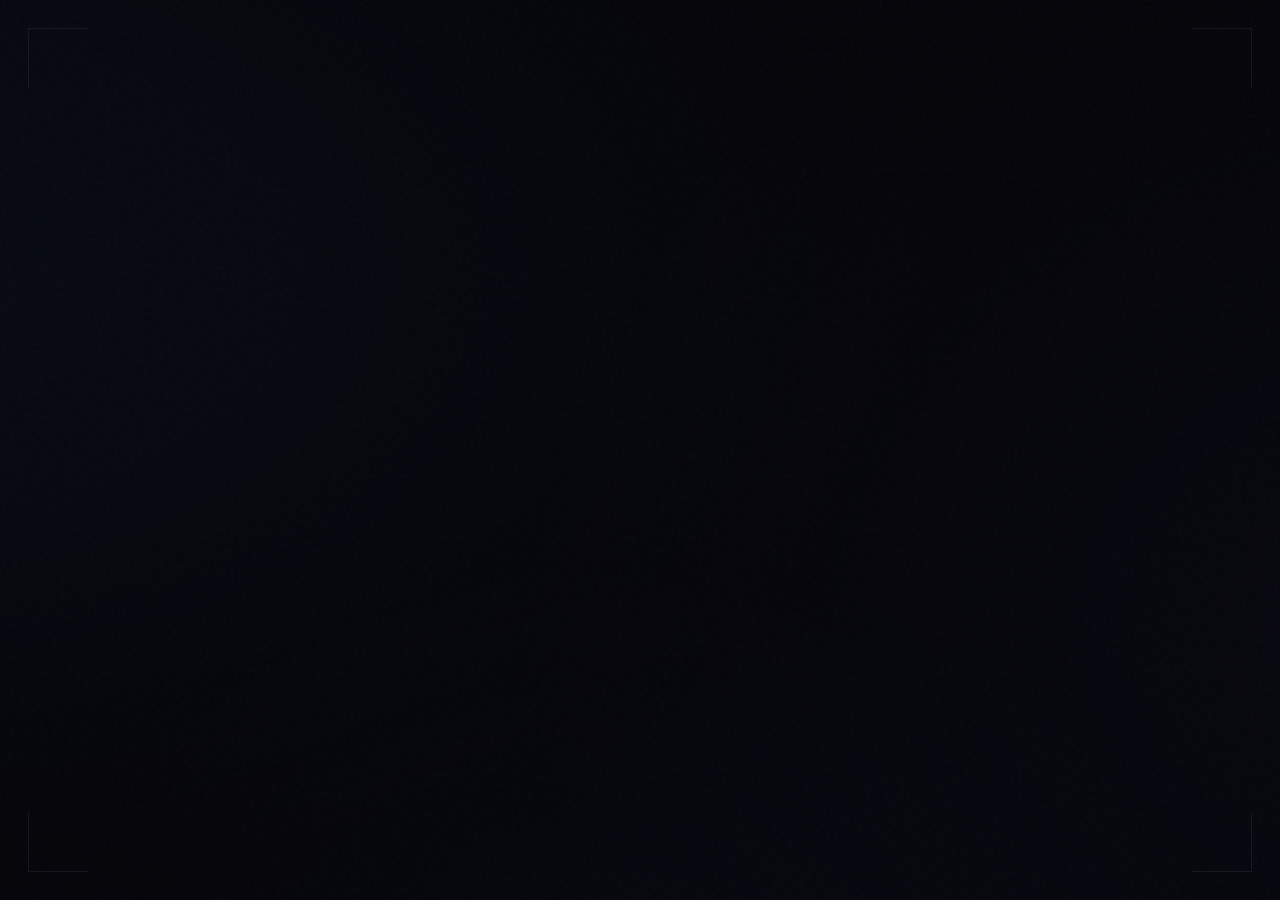
<file: index.html>
<!DOCTYPE html>
<html lang="ru">
<head>
  <meta charset="UTF-8">
  <meta http-equiv="refresh" content="0; url=./%D0%9D%D0%B0%D1%87%D0%B0%D0%BB%D1%8C%D0%BD%D1%8B%D0%B9/index.html">
  <title>Mura — Portfolio</title>
</head>
<body>
  <p>Redirecting...</p>
</body>
</html>
</file>
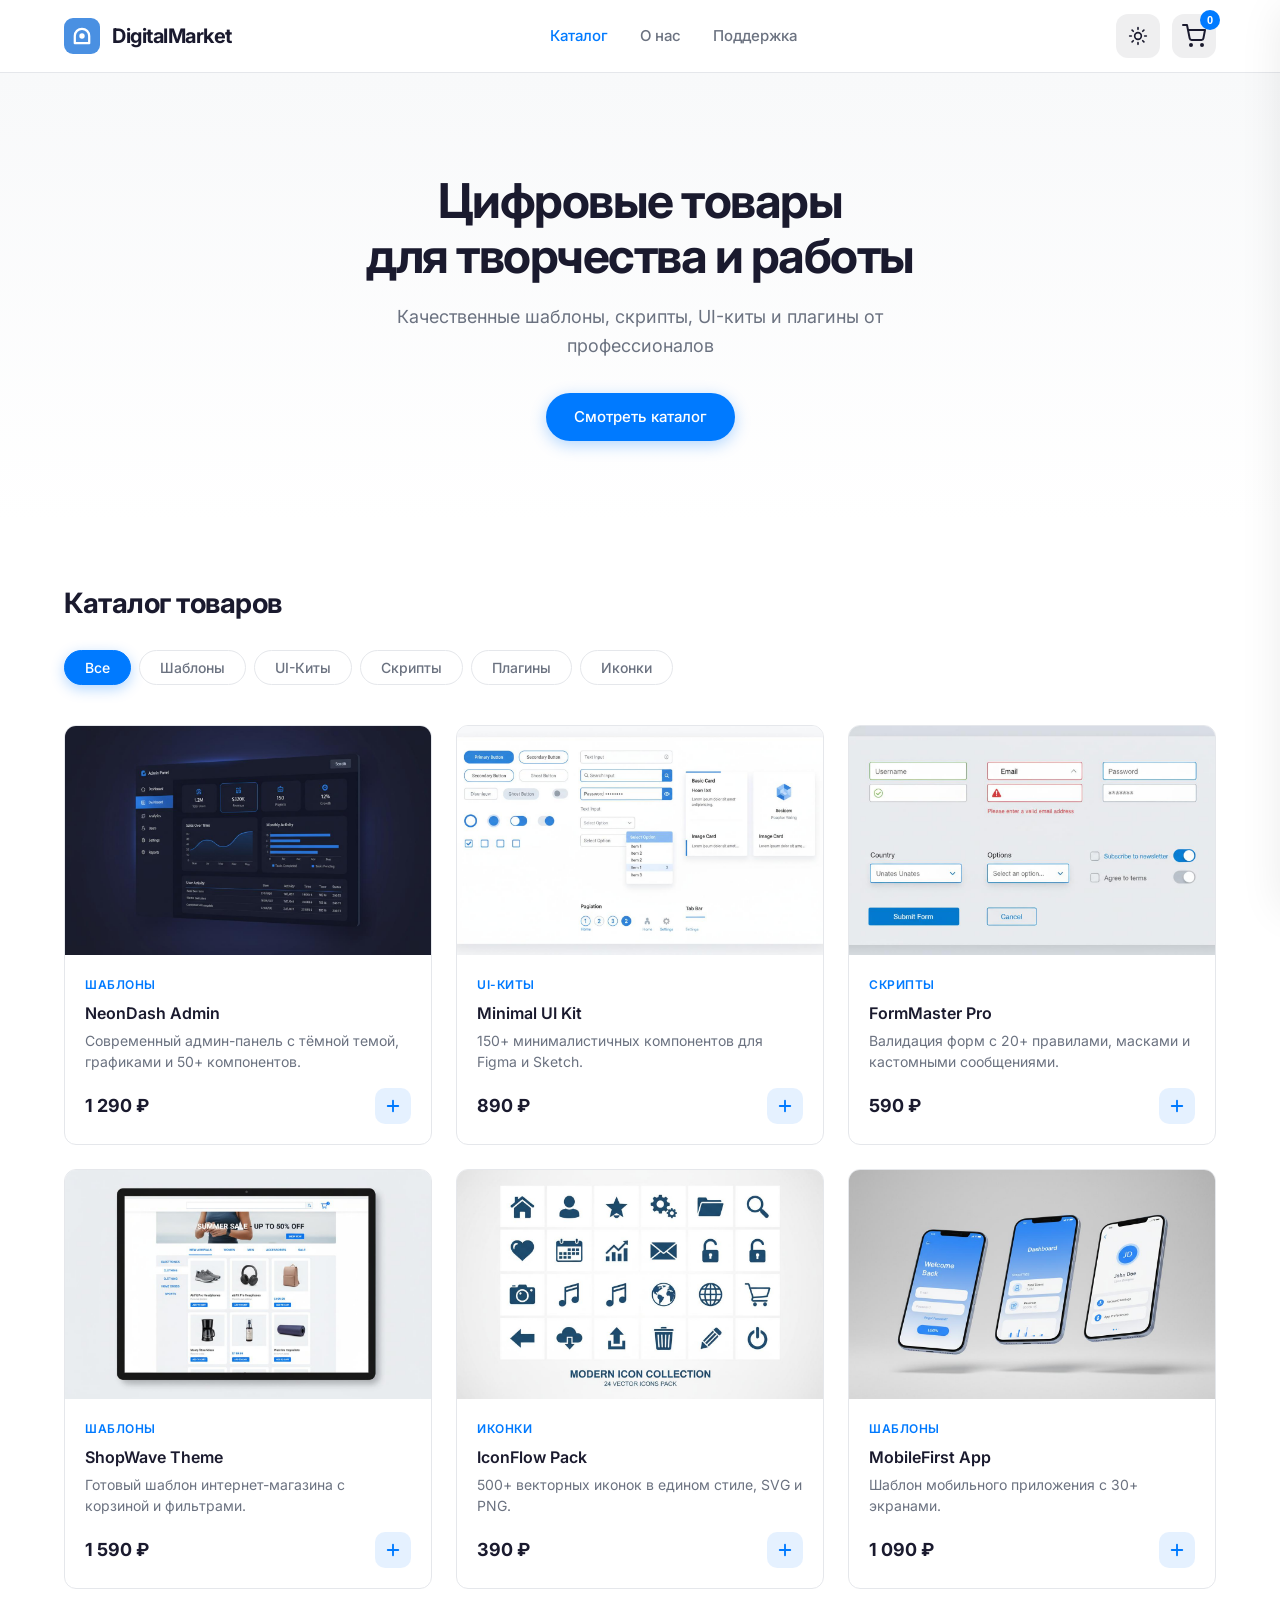
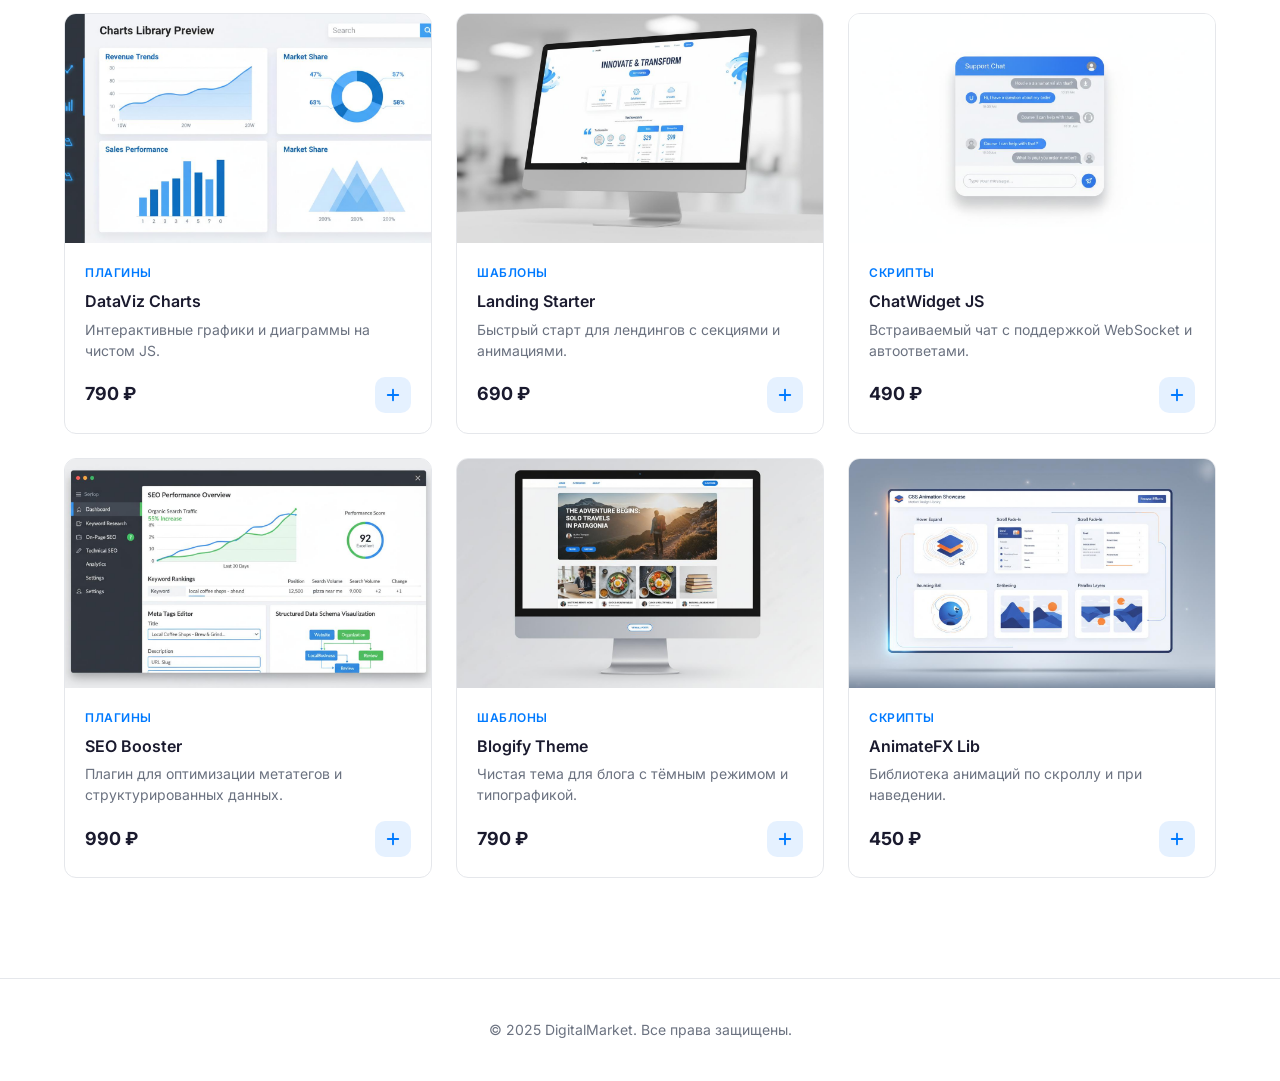
<file: digitalmarket/index.html>
<!DOCTYPE html>
<html lang="ru">
<head>
    <meta charset="UTF-8">
    <meta name="viewport" content="width=device-width, initial-scale=1.0">
    <title>DigitalMarket — Цифровые товары</title>
    <link rel="preconnect" href="https://fonts.googleapis.com">
    <link rel="preconnect" href="https://fonts.gstatic.com" crossorigin>
    <link href="https://fonts.googleapis.com/css2?family=Inter:wght@300;400;500;600;700&display=swap" rel="stylesheet">
    <link rel="stylesheet" href="css/style.css">
</head>
<body>
    <!-- Header -->
    <header class="header">
        <div class="container header__inner">
            <a href="#" class="logo">
                <svg class="logo__icon" viewBox="0 0 40 40" fill="none" xmlns="http://www.w3.org/2000/svg">
                    <rect width="40" height="40" rx="10" fill="#4A90E2"/>
                    <path d="M12 20C12 15.5817 15.5817 12 20 12V12C24.4183 12 28 15.5817 28 20V28H12V20Z" stroke="white" stroke-width="2.5" stroke-linecap="round" stroke-linejoin="round"/>
                    <circle cx="20" cy="20" r="3" fill="white"/>
                </svg>
                <span class="logo__text">DigitalMarket</span>
            </a>
            
            <nav class="nav">
                <a href="#" class="nav__link active">Каталог</a>
                <a href="#" class="nav__link">О нас</a>
                <a href="#" class="nav__link">Поддержка</a>
            </nav>
            
            <div class="header__actions">
                <button class="theme-btn" id="themeToggle" title="Переключить тему">
                    <svg class="theme-btn__icon theme-btn__icon--sun" width="20" height="20" viewBox="0 0 24 24" fill="none" stroke="currentColor" stroke-width="2" stroke-linecap="round" stroke-linejoin="round">
                        <circle cx="12" cy="12" r="4"/>
                        <path d="M12 2v2M12 20v2M4.93 4.93l1.41 1.41M17.66 17.66l1.41 1.41M2 12h2M20 12h2M6.34 17.66l-1.41 1.41M19.07 4.93l-1.41 1.41"/>
                    </svg>
                    <svg class="theme-btn__icon theme-btn__icon--moon" width="20" height="20" viewBox="0 0 24 24" fill="none" stroke="currentColor" stroke-width="2" stroke-linecap="round" stroke-linejoin="round">
                        <path d="M21 12.79A9 9 0 1 1 11.21 3 7 7 0 0 0 21 12.79z"/>
                    </svg>
                </button>
                
                <button class="cart-btn" id="cartToggle">
                    <svg width="24" height="24" viewBox="0 0 24 24" fill="none" stroke="currentColor" stroke-width="2" stroke-linecap="round" stroke-linejoin="round">
                        <circle cx="9" cy="21" r="1"/>
                        <circle cx="20" cy="21" r="1"/>
                        <path d="M1 1h4l2.68 13.39a2 2 0 0 0 2 1.61h9.72a2 2 0 0 0 2-1.61L23 6H6"/>
                    </svg>
                    <span class="cart-btn__count" id="cartCount">0</span>
                </button>
            </div>
        </div>
    </header>

    <!-- Hero -->
    <section class="hero">
        <div class="container">
            <h1 class="hero__title">Цифровые товары для&nbsp;творчества и&nbsp;работы</h1>
            <p class="hero__subtitle">Качественные шаблоны, скрипты, UI-киты и плагины от профессионалов</p>
            <a href="#products" class="btn btn--primary">Смотреть каталог</a>
        </div>
    </section>

    <!-- Products Section -->
    <section class="products" id="products">
        <div class="container">
            <div class="products__header">
                <h2 class="products__title">Каталог товаров</h2>
                <div class="filters" id="filters">
                    <button class="filter-btn active" data-category="all">Все</button>
                    <button class="filter-btn" data-category="templates">Шаблоны</button>
                    <button class="filter-btn" data-category="ui-kits">UI-Киты</button>
                    <button class="filter-btn" data-category="scripts">Скрипты</button>
                    <button class="filter-btn" data-category="plugins">Плагины</button>
                    <button class="filter-btn" data-category="icons">Иконки</button>
                </div>
            </div>
            
            <div class="products__grid" id="productsGrid"></div>
        </div>
    </section>

    <!-- Footer -->
    <footer class="footer">
        <div class="container">
            <p>&copy; 2025 DigitalMarket. Все права защищены.</p>
        </div>
    </footer>

    <!-- Cart Drawer -->
    <div class="cart-overlay" id="cartOverlay"></div>
    <aside class="cart-drawer" id="cartDrawer">
        <div class="cart-drawer__header">
            <h3 class="cart-drawer__title">Корзина</h3>
            <button class="cart-drawer__close" id="cartClose">
                <svg width="24" height="24" viewBox="0 0 24 24" fill="none" stroke="currentColor" stroke-width="2" stroke-linecap="round" stroke-linejoin="round">
                    <line x1="18" y1="6" x2="6" y2="18"/>
                    <line x1="6" y1="6" x2="18" y2="18"/>
                </svg>
            </button>
        </div>
        <div class="cart-drawer__body" id="cartBody">
            <div class="cart-empty">Корзина пуста</div>
        </div>
        <div class="cart-drawer__footer" id="cartFooter" style="display: none;">
            <div class="cart-total">
                <span>Итого:</span>
                <span class="cart-total__price" id="cartTotal">0 ₽</span>
            </div>
            <button class="btn btn--primary btn--full">Оформить заказ</button>
        </div>
    </aside>

    <script src="js/app.js"></script>
</body>
</html>
</file>
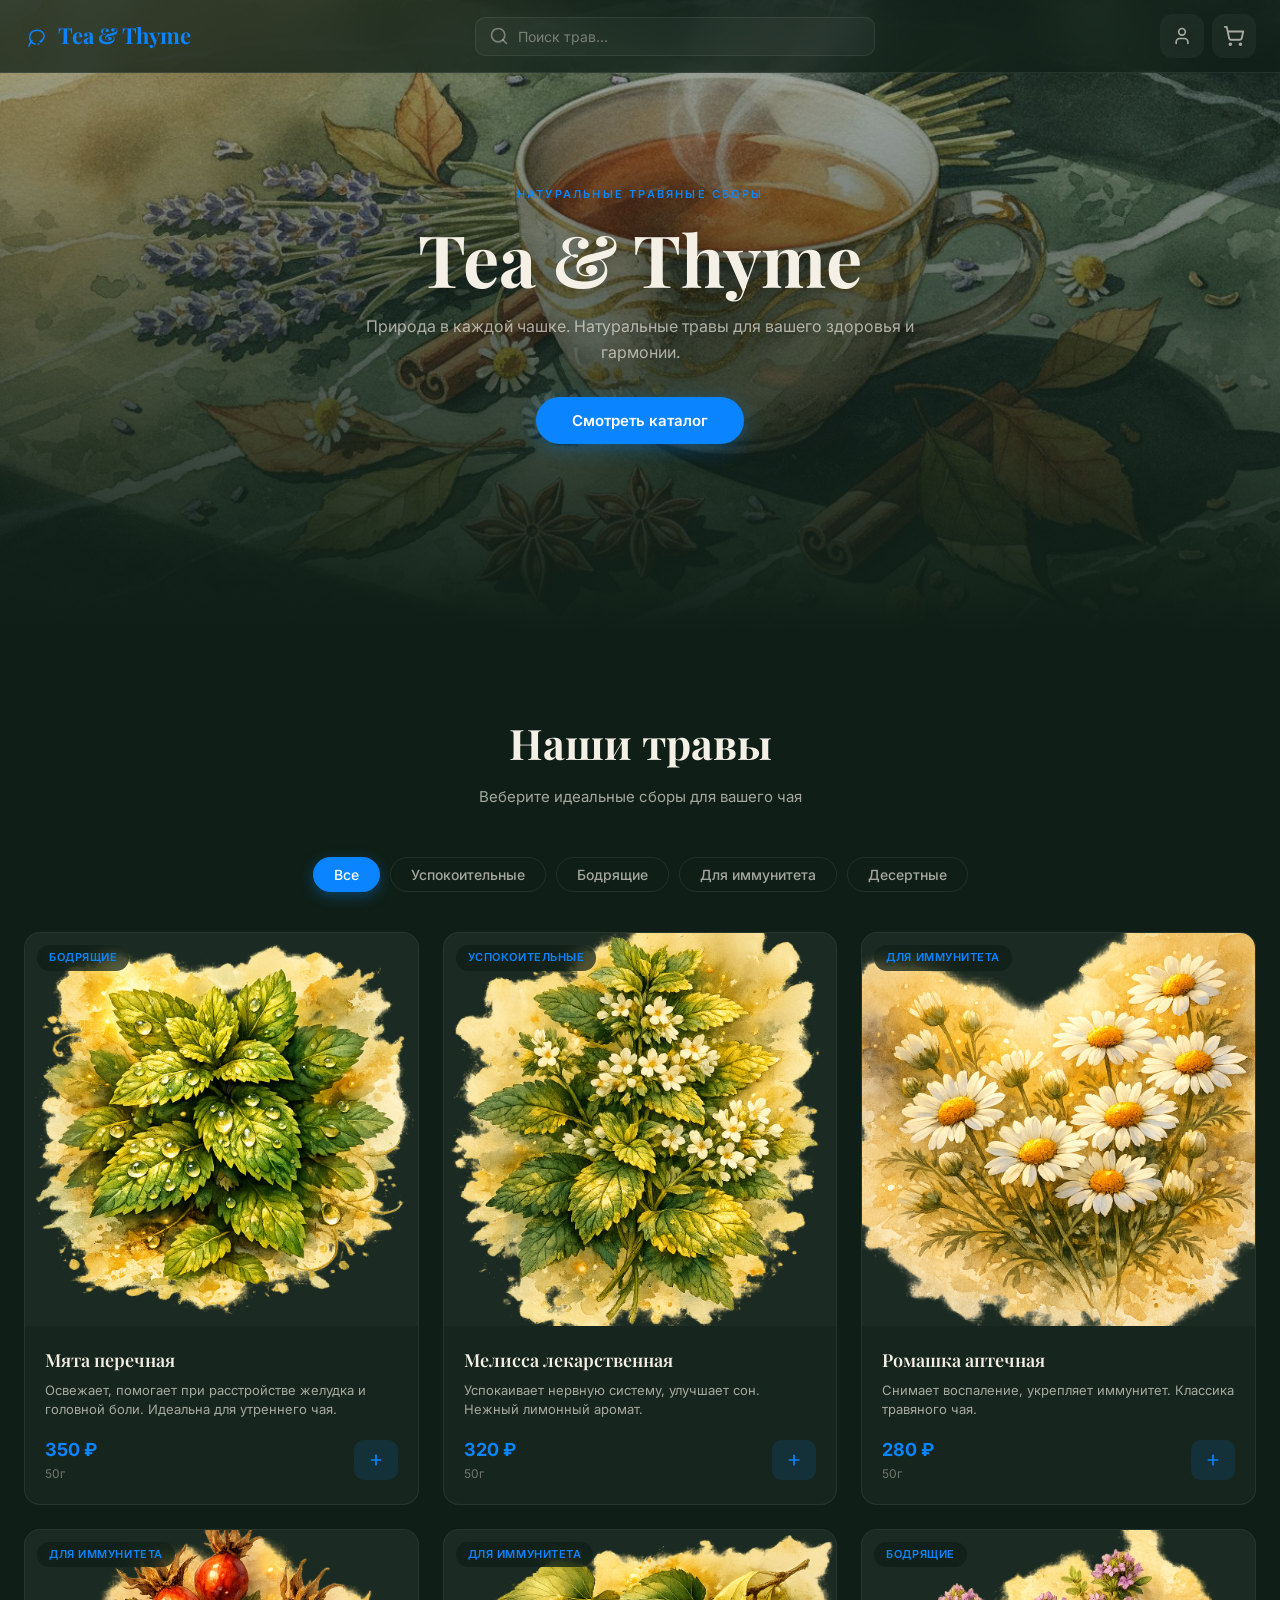
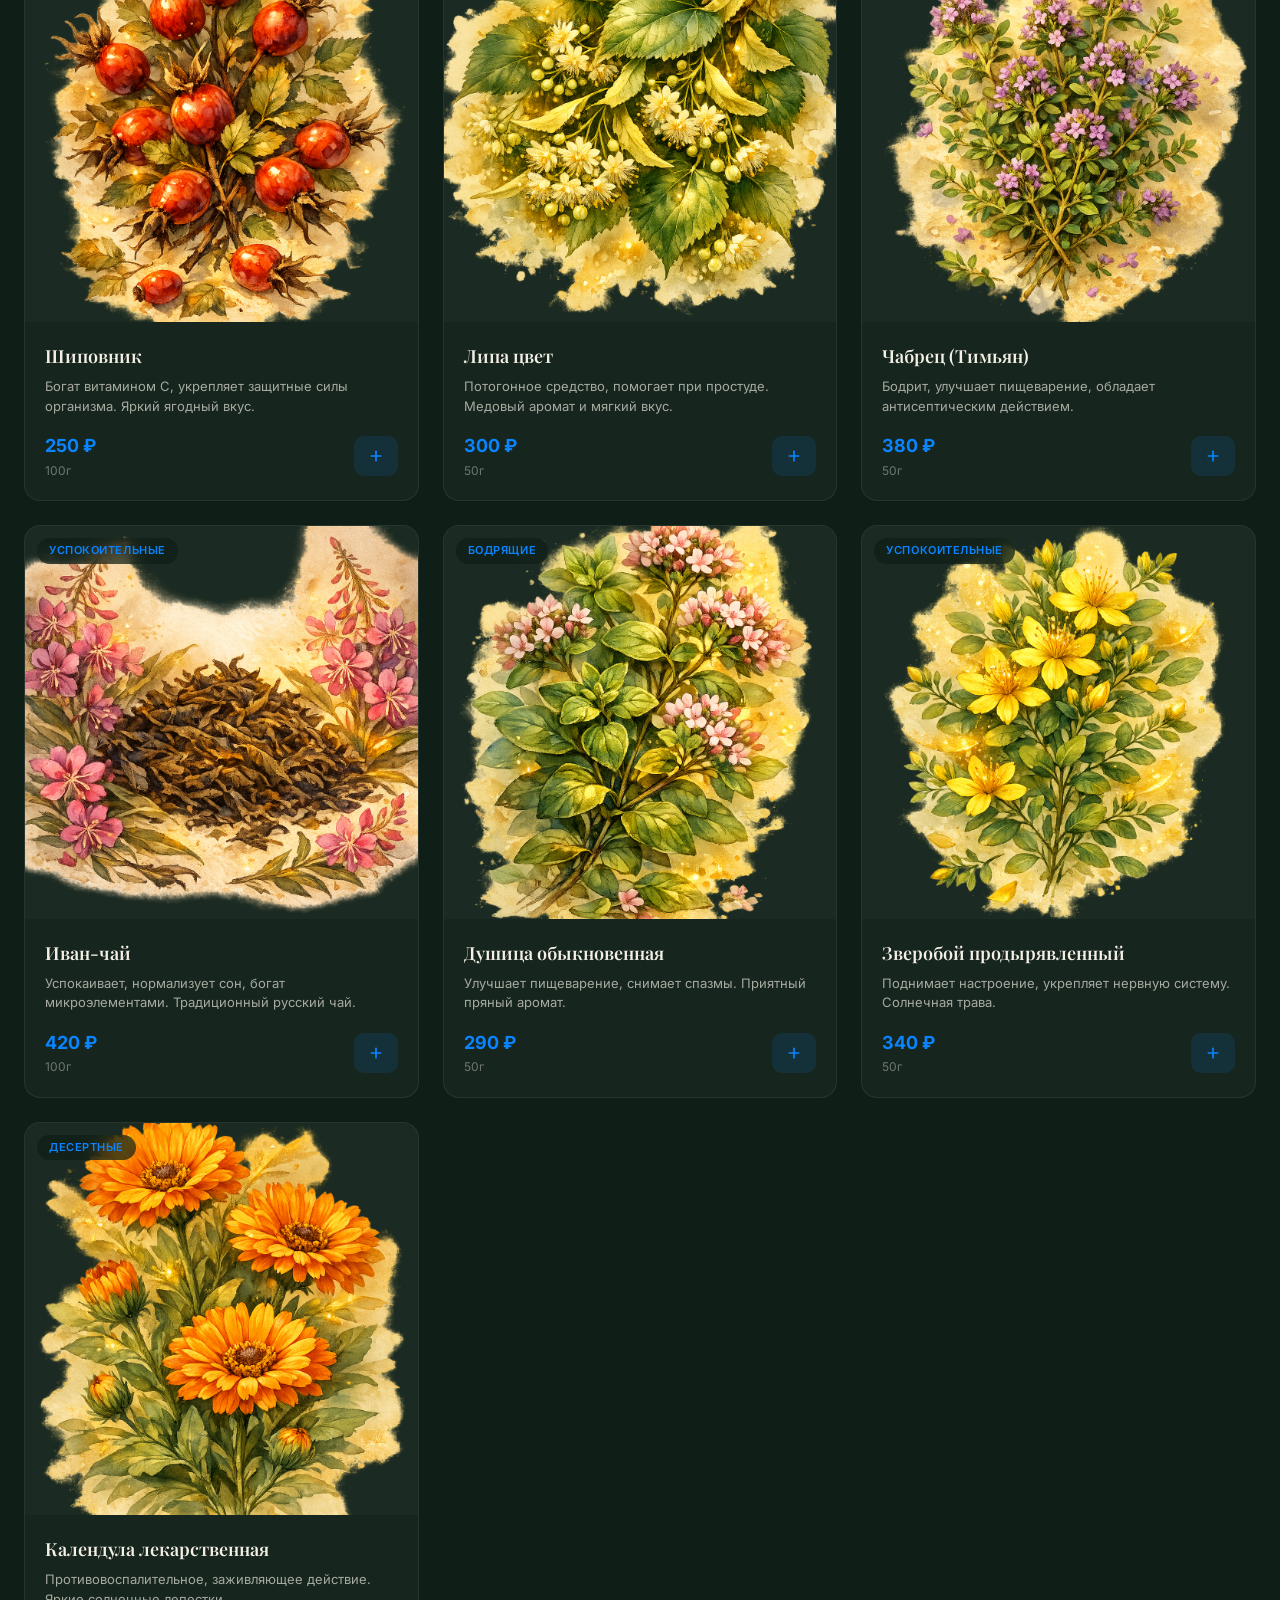
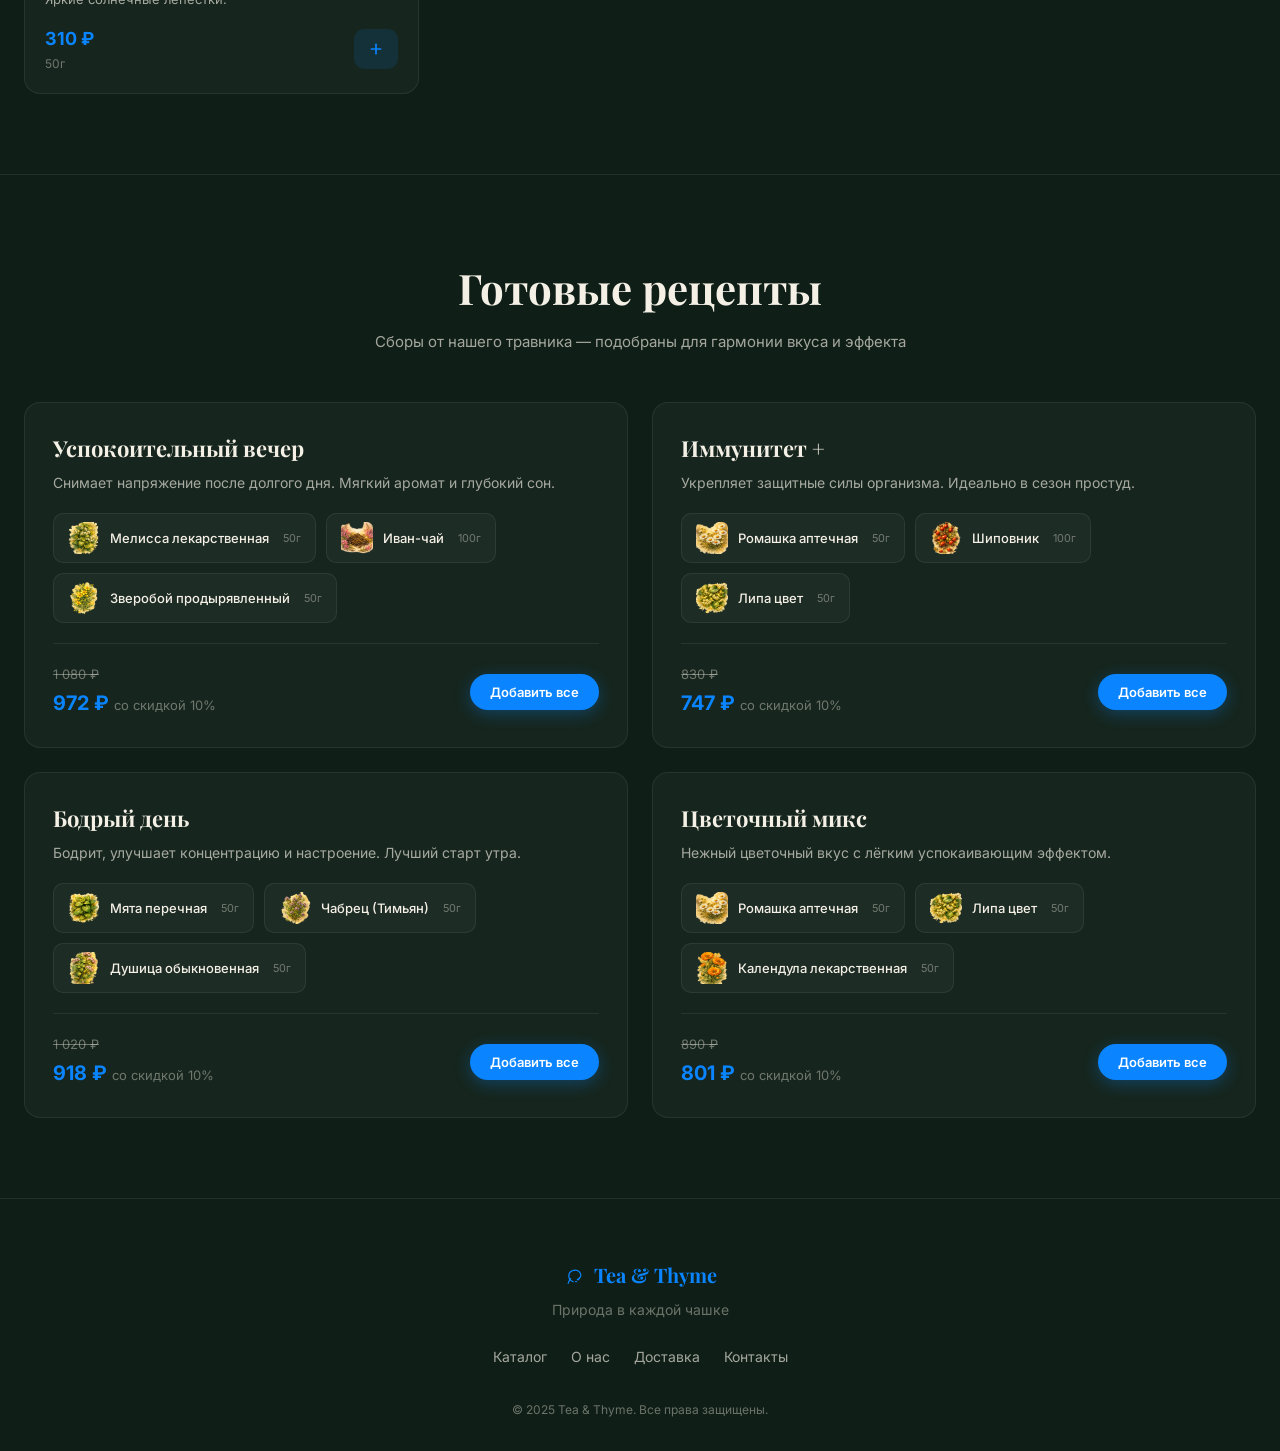
<file: Tea Market Simple/index.html>
<!DOCTYPE html>
<html lang="ru">
<head>
  <meta charset="UTF-8">
  <meta name="viewport" content="width=device-width, initial-scale=1.0">
  <title>Tea & Thyme — Натуральные травяные сборы</title>
  <link rel="preconnect" href="https://fonts.googleapis.com">
  <link rel="preconnect" href="https://fonts.gstatic.com" crossorigin>
  <link href="https://fonts.googleapis.com/css2?family=Inter:wght@400;500;600&family=Playfair+Display:wght@400;600;700&display=swap" rel="stylesheet">
  <link rel="stylesheet" href="style.css">
</head>
<body>
  <!-- Header -->
  <header class="header" id="header">
    <div class="header__inner">
      <a href="#" class="logo" onclick="window.scrollTo({top:0,behavior:'smooth'});return false;">
        <svg class="logo__icon" width="24" height="24" viewBox="0 0 24 24" fill="none" stroke="currentColor" stroke-width="1.5" stroke-linecap="round" stroke-linejoin="round"><path d="M11 20A7 7 0 0 1 9.8 6.9C15.5 5 19 7.5 20 11c.8 2.7-1.5 5.5-4 6.5"/><path d="M14 20c.3 0 .7 0 1-.1"/><path d="M17 17.9c.7-.7 1.2-1.6 1.5-2.5"/><path d="M5 22c.5-2 1.5-4 3-5.5"/></svg>
        <span class="logo__text">Tea & Thyme</span>
      </a>

      <div class="search-desktop">
        <svg class="search__icon" width="20" height="20" viewBox="0 0 24 24" fill="none" stroke="currentColor" stroke-width="2" stroke-linecap="round" stroke-linejoin="round"><circle cx="11" cy="11" r="8"/><path d="m21 21-4.3-4.3"/></svg>
        <input type="text" class="search__input" id="searchInput" placeholder="Поиск трав...">
      </div>

      <div class="header__actions">
        <button class="btn-icon md-hidden" id="mobileSearchBtn" aria-label="Поиск">
          <svg width="20" height="20" viewBox="0 0 24 24" fill="none" stroke="currentColor" stroke-width="2" stroke-linecap="round" stroke-linejoin="round"><circle cx="11" cy="11" r="8"/><path d="m21 21-4.3-4.3"/></svg>
        </button>
        <button class="btn-icon" id="profileBtn" aria-label="Профиль">
          <svg width="20" height="20" viewBox="0 0 24 24" fill="none" stroke="currentColor" stroke-width="2" stroke-linecap="round" stroke-linejoin="round"><path d="M19 21v-2a4 4 0 0 0-4-4H9a4 4 0 0 0-4 4v2"/><circle cx="12" cy="7" r="4"/></svg>
        </button>
        <button class="btn-icon btn-icon--cart" id="cartBtn" aria-label="Корзина">
          <svg width="22" height="22" viewBox="0 0 24 24" fill="none" stroke="currentColor" stroke-width="2" stroke-linecap="round" stroke-linejoin="round"><circle cx="8" cy="21" r="1"/><circle cx="19" cy="21" r="1"/><path d="M2.05 2.05h2l2.66 12.42a2 2 0 0 0 2 1.58h9.78a2 2 0 0 0 1.95-1.57l1.65-7.43H5.12"/></svg>
          <span class="cart-badge" id="cartBadge">0</span>
        </button>
      </div>
    </div>
    <div class="search-mobile" id="mobileSearch">
      <input type="text" class="search__input" id="mobileSearchInput" placeholder="Поиск трав...">
    </div>
  </header>

  <!-- Hero -->
  <section class="hero">
    <div class="hero__bg"></div>
    <div class="hero__content">
      <span class="hero__label">Натуральные травяные сборы</span>
      <h1 class="hero__title">Tea & Thyme</h1>
      <p class="hero__subtitle">Природа в каждой чашке. Натуральные травы для вашего здоровья и гармонии.</p>
      <button class="hero__cta" onclick="scrollToCatalog()">Смотреть каталог</button>
    </div>
  </section>

  <!-- Catalog -->
  <section class="catalog" id="catalog">
    <div class="catalog__header">
      <h2 class="catalog__title">Наши травы</h2>
      <p class="catalog__subtitle">Веберите идеальные сборы для вашего чая</p>
    </div>
    <div class="filters" id="filters"></div>
    <div class="products" id="products"></div>
    <div class="empty-state" id="emptyState" style="display:none;">
      <svg width="80" height="80" viewBox="0 0 24 24" fill="none" stroke="rgba(201,169,110,0.3)" stroke-width="1"><circle cx="11" cy="11" r="8"/><path d="m21 21-4.3-4.3"/><path d="M8 8l6 6"/><path d="m14 8-6 6"/></svg>
      <p>Ничего не найдено</p>
    </div>
  </section>

  <!-- Recipes -->
  <section class="recipes" id="recipes">
    <div class="recipes__header">
      <h2 class="recipes__title">Готовые рецепты</h2>
      <p class="recipes__subtitle">Сборы от нашего травника — подобраны для гармонии вкуса и эффекта</p>
    </div>
    <div class="recipes__grid" id="recipesGrid"></div>
  </section>

  <!-- Footer -->
  <footer class="footer">
    <div class="footer__inner">
      <div class="footer__brand">
        <svg width="20" height="20" viewBox="0 0 24 24" fill="none" stroke="currentColor" stroke-width="1.5" stroke-linecap="round" stroke-linejoin="round"><path d="M11 20A7 7 0 0 1 9.8 6.9C15.5 5 19 7.5 20 11c.8 2.7-1.5 5.5-4 6.5"/><path d="M14 20c.3 0 .7 0 1-.1"/><path d="M17 17.9c.7-.7 1.2-1.6 1.5-2.5"/><path d="M5 22c.5-2 1.5-4 3-5.5"/></svg>
        <span>Tea & Thyme</span>
      </div>
      <p class="footer__tagline">Природа в каждой чашке</p>
      <div class="footer__links">
        <a href="#catalog" onclick="scrollToCatalog();return false;">Каталог</a>
        <a href="#" onclick="openProfile();return false;">О нас</a>
        <a href="#" onclick="openProfile();return false;">Доставка</a>
        <a href="#" onclick="openProfile();return false;">Контакты</a>
      </div>
      <p class="footer__copy">&copy; 2025 Tea & Thyme. Все права защищены.</p>
    </div>
  </footer>

  <!-- Product Modal -->
  <div class="modal" id="productModal">
    <div class="modal__overlay" onclick="closeProductModal()"></div>
    <div class="modal__content">
      <button class="modal__close" onclick="closeProductModal()">
        <svg width="20" height="20" viewBox="0 0 24 24" fill="none" stroke="currentColor" stroke-width="2" stroke-linecap="round" stroke-linejoin="round"><path d="M18 6 6 18"/><path d="m6 6 12 12"/></svg>
      </button>
      <div class="modal__body" id="productModalBody"></div>
    </div>
  </div>

  <!-- Cart Drawer -->
  <div class="drawer" id="cartDrawer">
    <div class="drawer__overlay" onclick="closeCart()"></div>
    <div class="drawer__panel">
      <div class="drawer__header">
        <h3>Корзина</h3>
        <button class="btn-icon" onclick="closeCart()">
          <svg width="20" height="20" viewBox="0 0 24 24" fill="none" stroke="currentColor" stroke-width="2" stroke-linecap="round" stroke-linejoin="round"><path d="M18 6 6 18"/><path d="m6 6 12 12"/></svg>
        </button>
      </div>
      <div class="drawer__body" id="cartBody"></div>
      <div class="drawer__footer" id="cartFooter">
        <div class="cart-total">
          <span>Итого:</span>
          <span id="cartTotalPrice">0 ₽</span>
        </div>
        <button class="btn-primary" onclick="showOrderForm()">Оформить заказ</button>
      </div>
    </div>
  </div>

  <!-- Order Form -->
  <div class="modal" id="orderModal">
    <div class="modal__overlay" onclick="closeOrderForm()"></div>
    <div class="modal__content modal__content--small">
      <button class="modal__close" onclick="closeOrderForm()">
        <svg width="20" height="20" viewBox="0 0 24 24" fill="none" stroke="currentColor" stroke-width="2" stroke-linecap="round" stroke-linejoin="round"><path d="M18 6 6 18"/><path d="m6 6 12 12"/></svg>
      </button>
      <div class="order-form">
        <h3>Оформление заказа</h3>
        <div class="form-group">
          <label>Имя</label>
          <input type="text" id="orderName" placeholder="Ваше имя">
        </div>
        <div class="form-group">
          <label>Телефон</label>
          <input type="tel" id="orderPhone" placeholder="+7 (999) 000-00-00">
        </div>
        <div class="form-group">
          <label>Адрес доставки</label>
          <textarea id="orderAddress" rows="3" placeholder="Город, улица, дом, квартира"></textarea>
        </div>
        <button class="btn-primary" onclick="submitOrder()">Подтвердить заказ</button>
      </div>
    </div>
  </div>

  <!-- Profile Modal -->
  <div class="modal" id="profileModal">
    <div class="modal__overlay" onclick="closeProfile()"></div>
    <div class="modal__content modal__content--small">
      <button class="modal__close" onclick="closeProfile()">
        <svg width="20" height="20" viewBox="0 0 24 24" fill="none" stroke="currentColor" stroke-width="2" stroke-linecap="round" stroke-linejoin="round"><path d="M18 6 6 18"/><path d="m6 6 12 12"/></svg>
      </button>
      <div id="profileBody"></div>
    </div>
  </div>

  <script src="app.js"></script>
</body>
</html>
</file>
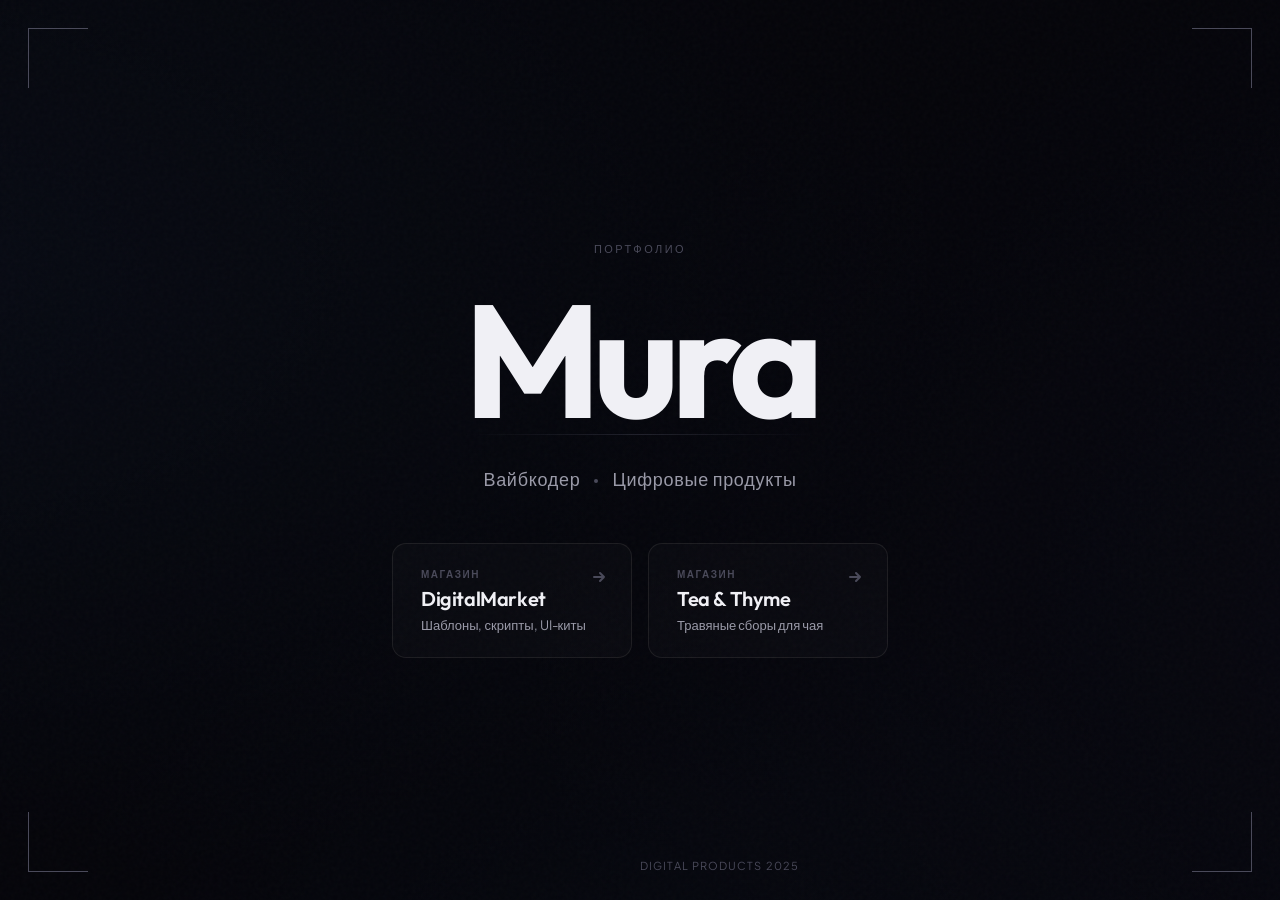
<file: Начальный/index.html>
<!DOCTYPE html>
<html lang="ru">
<head>
  <meta charset="UTF-8">
  <meta name="viewport" content="width=device-width, initial-scale=1.0">
  <title>Mura — цифровые продукты</title>
  <link rel="preconnect" href="https://fonts.googleapis.com">
  <link rel="preconnect" href="https://fonts.gstatic.com" crossorigin>
  <link href="https://fonts.googleapis.com/css2?family=Outfit:wght@300;400;500;700&family=Plus+Jakarta+Sans:wght@300;400;500&display=swap" rel="stylesheet">
  <style>
    :root {
      --void: #05050a;
      --depth: #0a0a12;
      --ghost: #f0f0f5;
      --mist: #9a9aa8;
      --dim: #4a4a5a;
      --accent: #4A90E2;
      --accent-glow: rgba(74, 144, 226, 0.15);
      --border: rgba(245, 240, 230, 0.08);
      --rise: cubic-bezier(0.22, 1, 0.36, 1);
      --drift: cubic-bezier(0.45, 0, 0.55, 1);
      --transition: all 0.3s cubic-bezier(0.22, 1, 0.36, 1);
    }

    *, *::before, *::after {
      margin: 0;
      padding: 0;
      box-sizing: border-box;
    }

    html, body {
      height: 100%;
    }

    body {
      font-family: 'Plus Jakarta Sans', sans-serif;
      background: var(--void);
      color: var(--ghost);
      overflow: hidden;
      -webkit-font-smoothing: antialiased;
      -moz-osx-font-smoothing: grayscale;
    }

    /* Atmospheric mesh gradient */
    .atmosphere {
      position: fixed;
      inset: -50%;
      z-index: 0;
      opacity: 0.45;
      background:
        radial-gradient(ellipse 60% 50% at 20% 40%, rgba(74, 144, 226, 0.10) 0%, transparent 70%),
        radial-gradient(ellipse 50% 60% at 80% 60%, rgba(90, 100, 200, 0.07) 0%, transparent 70%),
        radial-gradient(ellipse 40% 40% at 50% 80%, rgba(74, 144, 226, 0.05) 0%, transparent 60%);
      animation: drift 20s var(--drift) infinite alternate;
    }

    @keyframes drift {
      0% { transform: translate(0, 0) rotate(0deg) scale(1); }
      100% { transform: translate(-3%, -2%) rotate(2deg) scale(1.08); }
    }

    /* Noise texture overlay */
    .grain {
      position: fixed;
      inset: 0;
      z-index: 1;
      opacity: 0.025;
      pointer-events: none;
      background-image: url("data:image/svg+xml,%3Csvg viewBox='0 0 256 256' xmlns='http://www.w3.org/2000/svg'%3E%3Cfilter id='noise'%3E%3CfeTurbulence type='fractalNoise' baseFrequency='0.85' numOctaves='4' stitchTiles='stitch'/%3E%3C/filter%3E%3Crect width='100%25' height='100%25' filter='url(%23noise)'/%3E%3C/svg%3E");
    }

    .stage {
      position: relative;
      z-index: 2;
      height: 100%;
      display: flex;
      flex-direction: column;
      align-items: center;
      justify-content: center;
      padding: 48px 24px;
    }

    .badge {
      font-size: 11px;
      font-weight: 500;
      letter-spacing: 0.22em;
      text-transform: uppercase;
      color: var(--dim);
      margin-bottom: 32px;
      opacity: 0;
      transform: translateY(8px);
      animation: emerge 1s var(--rise) 0.3s forwards;
    }

    .name {
      font-family: 'Outfit', sans-serif;
      font-size: clamp(64px, 14vw, 160px);
      font-weight: 700;
      letter-spacing: -0.05em;
      line-height: 0.9;
      color: var(--ghost);
      opacity: 0;
      transform: translateY(20px);
      animation: emerge 1.2s var(--rise) 0.5s forwards;
      position: relative;
    }

    .name::after {
      content: '';
      position: absolute;
      bottom: -4px;
      left: 0;
      width: 100%;
      height: 1px;
      background: linear-gradient(90deg, transparent 0%, var(--dim) 50%, transparent 100%);
      opacity: 0;
      animation: lineReveal 1.5s var(--rise) 1.4s forwards;
    }

    @keyframes lineReveal {
      from { opacity: 0; transform: scaleX(0); }
      to { opacity: 0.4; transform: scaleX(1); }
    }

    .tagline {
      margin-top: 36px;
      font-size: clamp(14px, 2.2vw, 18px);
      font-weight: 300;
      color: var(--mist);
      letter-spacing: 0.04em;
      opacity: 0;
      animation: emerge 1s var(--rise) 1s forwards;
    }

    .divider {
      width: 4px;
      height: 4px;
      border-radius: 50%;
      background: var(--dim);
      display: inline-block;
      margin: 0 14px;
      vertical-align: middle;
    }

    .cta {
      margin-top: 56px;
      opacity: 0;
      transform: translateY(14px);
      animation: emerge 1s var(--rise) 1.5s forwards;
    }

    .cta a {
      position: relative;
      display: inline-flex;
      align-items: center;
      gap: 14px;
      padding: 16px 40px;
      border-radius: 100px;
      background: var(--accent);
      color: #fff;
      text-decoration: none;
      font-family: 'Plus Jakarta Sans', sans-serif;
      font-size: 15px;
      font-weight: 500;
      letter-spacing: 0.01em;
      transition: all 0.35s var(--rise);
      overflow: hidden;
    }

    .cta a::before {
      content: '';
      position: absolute;
      inset: 0;
      background: radial-gradient(circle at center, rgba(255,255,255,0.25) 0%, transparent 70%);
      opacity: 0;
      transition: opacity 0.35s ease;
    }

    .cta a:hover {
      transform: translateY(-2px);
      box-shadow: 0 8px 32px rgba(74, 144, 226, 0.35), 0 0 0 1px rgba(74, 144, 226, 0.2);
    }

    .cta a:hover::before {
      opacity: 1;
    }

    .cta a:active {
      transform: translateY(0) scale(0.98);
    }

    .cta a svg {
      transition: transform 0.35s var(--rise);
    }

    .cta a:hover svg {
      transform: translateX(4px);
    }

    .projects {
      display: flex;
      gap: 16px;
      margin-top: 52px;
      opacity: 0;
      transform: translateY(14px);
      animation: emerge 1s var(--rise) 1.5s forwards;
      flex-wrap: wrap;
      justify-content: center;
    }

    .project-card {
      display: flex;
      flex-direction: column;
      align-items: flex-start;
      gap: 6px;
      padding: 24px 28px;
      min-width: 240px;
      border-radius: 14px;
      border: 1px solid var(--border);
      background: rgba(255,255,255,0.02);
      color: var(--ghost);
      text-decoration: none;
      transition: all 0.35s var(--rise);
      position: relative;
      overflow: hidden;
    }

    .project-card::before {
      content: '';
      position: absolute;
      inset: 0;
      background: linear-gradient(135deg, rgba(74,144,226,0.06) 0%, transparent 60%);
      opacity: 0;
      transition: opacity 0.35s ease;
    }

    .project-card:hover {
      border-color: rgba(74,144,226,0.3);
      transform: translateY(-3px);
      box-shadow: 0 12px 40px rgba(0,0,0,0.25);
    }

    .project-card:hover::before {
      opacity: 1;
    }

    .project-card__label {
      font-size: 10px;
      font-weight: 600;
      letter-spacing: 0.15em;
      text-transform: uppercase;
      color: var(--dim);
      position: relative;
      z-index: 1;
    }

    .project-card__title {
      font-family: 'Outfit', sans-serif;
      font-size: 20px;
      font-weight: 600;
      letter-spacing: -0.02em;
      position: relative;
      z-index: 1;
    }

    .project-card__desc {
      font-size: 13px;
      color: var(--mist);
      position: relative;
      z-index: 1;
    }

    .project-card__arrow {
      position: absolute;
      top: 24px;
      right: 24px;
      color: var(--dim);
      transition: var(--transition);
      z-index: 1;
    }

    .project-card:hover .project-card__arrow {
      color: var(--accent);
      transform: translateX(3px);
    }

    .meta {
      position: fixed;
      bottom: 28px;
      left: 50%;
      transform: translateX(-50%);
      font-size: 11px;
      color: var(--dim);
      letter-spacing: 0.1em;
      text-transform: uppercase;
      opacity: 0;
      animation: emerge 1s var(--rise) 2s forwards;
      z-index: 2;
    }

    /* Subtle corner accents */
    .corner {
      position: fixed;
      width: 60px;
      height: 60px;
      z-index: 2;
      opacity: 0;
      animation: emerge 1.5s var(--rise) 2.2s forwards;
    }

    .corner--tl { top: 28px; left: 28px; border-top: 1px solid var(--dim); border-left: 1px solid var(--dim); opacity: 0.25; }
    .corner--tr { top: 28px; right: 28px; border-top: 1px solid var(--dim); border-right: 1px solid var(--dim); opacity: 0.25; }
    .corner--bl { bottom: 28px; left: 28px; border-bottom: 1px solid var(--dim); border-left: 1px solid var(--dim); opacity: 0.25; }
    .corner--br { bottom: 28px; right: 28px; border-bottom: 1px solid var(--dim); border-right: 1px solid var(--dim); opacity: 0.25; }

    @keyframes emerge {
      from { opacity: 0; transform: translateY(14px); }
      to { opacity: 1; transform: translateY(0); }
    }

    @media (max-width: 520px) {
      .stage { padding: 32px 20px; }
      .badge { margin-bottom: 24px; }
      .tagline { margin-top: 28px; }
      .divider { margin: 0 10px; }
      .projects { margin-top: 40px; gap: 12px; }
      .project-card { min-width: 0; width: 100%; max-width: 320px; padding: 20px 22px; }
      .cta { margin-top: 44px; }
      .cta a { padding: 14px 32px; font-size: 14px; }
      .corner { width: 36px; height: 36px; }
      .corner--tl, .corner--tr { top: 16px; }
      .corner--bl, .corner--br { bottom: 16px; }
      .corner--tl, .corner--bl { left: 16px; }
      .corner--tr, .corner--br { right: 16px; }
      .meta { bottom: 18px; }
    }

    @media (prefers-reduced-motion: reduce) {
      .atmosphere, .name, .badge, .tagline, .cta, .meta, .corner {
        animation: none;
        opacity: 1;
        transform: none;
      }
      .name::after { animation: none; opacity: 0.4; transform: scaleX(1); }
    }
  </style>
</head>
<body>
  <div class="atmosphere"></div>
  <div class="grain"></div>

  <div class="corner corner--tl"></div>
  <div class="corner corner--tr"></div>
  <div class="corner corner--bl"></div>
  <div class="corner corner--br"></div>

  <main class="stage">
    <div class="badge">Портфолио</div>
    <h1 class="name">Mura</h1>
    <p class="tagline">Вайбкодер<span class="divider"></span>Цифровые продукты</p>
    <div class="projects">
      <a href="../digitalmarket/index.html" class="project-card">
        <span class="project-card__label">Магазин</span>
        <span class="project-card__title">DigitalMarket</span>
        <span class="project-card__desc">Шаблоны, скрипты, UI-киты</span>
        <span class="project-card__arrow">
          <svg width="16" height="16" viewBox="0 0 16 16" fill="none" stroke="currentColor" stroke-width="2" stroke-linecap="round" stroke-linejoin="round"><path d="M3 8h10M9 4l4 4-4 4"/></svg>
        </span>
      </a>
      <a href="../Tea Market Simple/index.html" class="project-card">
        <span class="project-card__label">Магазин</span>
        <span class="project-card__title">Tea & Thyme</span>
        <span class="project-card__desc">Травяные сборы для чая</span>
        <span class="project-card__arrow">
          <svg width="16" height="16" viewBox="0 0 16 16" fill="none" stroke="currentColor" stroke-width="2" stroke-linecap="round" stroke-linejoin="round"><path d="M3 8h10M9 4l4 4-4 4"/></svg>
        </span>
      </a>
    </div>
  </main>

  <div class="meta">Digital Products 2025</div>
</body>
</html>
</file>
<file: digitalmarket/css/style.css>
/* Reset & Base */
*, *::before, *::after {
    margin: 0;
    padding: 0;
    box-sizing: border-box;
}

:root {
    --accent: #007AFF;
    --accent-hover: #0051D5;
    --accent-light: rgba(0, 122, 255, 0.10);
    --text: #1A1A2E;
    --text-secondary: #6B7280;
    --bg: #FFFFFF;
    --bg-secondary: #F8F9FA;
    --border: #E5E7EB;
    --shadow: 0 1px 3px rgba(0, 0, 0, 0.04);
    --shadow-lg: 0 10px 40px rgba(0, 0, 0, 0.08);
    --radius: 12px;
    --radius-sm: 8px;
    --transition: all 0.2s ease;
}

[data-theme="dark"] {
    --accent: #5B9FE8;
    --accent-hover: #4A90E2;
    --accent-light: rgba(74, 144, 226, 0.15);
    --text: #E8E8EF;
    --text-secondary: #9CA3AF;
    --bg: #0F0F1A;
    --bg-secondary: #1A1A2E;
    --border: #2A2A3E;
    --shadow: 0 1px 3px rgba(0, 0, 0, 0.2);
    --shadow-lg: 0 10px 40px rgba(0, 0, 0, 0.3);
}

html {
    scroll-behavior: smooth;
}

body {
    font-family: 'Inter', -apple-system, BlinkMacSystemFont, sans-serif;
    color: var(--text);
    background: var(--bg);
    line-height: 1.6;
    -webkit-font-smoothing: antialiased;
    transition: background 0.3s ease, color 0.3s ease;
}

.container {
    max-width: 1200px;
    margin: 0 auto;
    padding: 0 24px;
}

/* Buttons */
.btn {
    display: inline-flex;
    align-items: center;
    justify-content: center;
    gap: 8px;
    padding: 12px 28px;
    border-radius: 100px;
    font-size: 15px;
    font-weight: 500;
    text-decoration: none;
    border: none;
    cursor: pointer;
    transition: all 0.25s cubic-bezier(0.22, 1, 0.36, 1);
}

.btn--primary {
    background: var(--accent);
    color: white;
    box-shadow: 0 4px 16px rgba(0, 122, 255, 0.30);
}

.btn--primary:hover {
    background: var(--accent-hover);
    transform: translateY(-2px);
    box-shadow: 0 8px 24px rgba(0, 122, 255, 0.40);
}

.btn--primary:active {
    transform: scale(0.97);
}

.btn--full {
    width: 100%;
}

/* Header */
.header {
    position: sticky;
    top: 0;
    z-index: 100;
    background: rgba(255, 255, 255, 0.9);
    backdrop-filter: blur(12px);
    border-bottom: 1px solid var(--border);
    transition: var(--transition);
}

[data-theme="dark"] .header {
    background: rgba(15, 15, 26, 0.9);
}

.header__inner {
    display: flex;
    align-items: center;
    justify-content: space-between;
    height: 72px;
}

.header__actions {
    display: flex;
    align-items: center;
    gap: 12px;
}

.logo {
    display: flex;
    align-items: center;
    gap: 12px;
    text-decoration: none;
    color: var(--text);
}

.logo__icon {
    width: 36px;
    height: 36px;
}

.logo__text {
    font-size: 20px;
    font-weight: 700;
    letter-spacing: -0.5px;
}

.nav {
    display: flex;
    gap: 32px;
}

.nav__link {
    text-decoration: none;
    color: var(--text-secondary);
    font-size: 15px;
    font-weight: 500;
    transition: var(--transition);
}

.nav__link:hover,
.nav__link.active {
    color: var(--accent);
}

/* Theme Toggle Button */
.theme-btn {
    position: relative;
    display: flex;
    align-items: center;
    justify-content: center;
    width: 44px;
    height: 44px;
    border: none;
    background: rgba(120, 120, 128, 0.12);
    backdrop-filter: blur(12px);
    -webkit-backdrop-filter: blur(12px);
    border-radius: 12px;
    cursor: pointer;
    color: var(--text);
    transition: all 0.25s cubic-bezier(0.22, 1, 0.36, 1);
}

.theme-btn:hover {
    background: rgba(0, 122, 255, 0.12);
    color: var(--accent);
    transform: translateY(-1px);
}

.theme-btn:active {
    transform: scale(0.93);
}

.theme-btn__icon {
    position: absolute;
    transition: var(--transition);
}

.theme-btn__icon--sun {
    opacity: 1;
    transform: rotate(0deg) scale(1);
}

.theme-btn__icon--moon {
    opacity: 0;
    transform: rotate(-90deg) scale(0.5);
}

[data-theme="dark"] .theme-btn__icon--sun {
    opacity: 0;
    transform: rotate(90deg) scale(0.5);
}

[data-theme="dark"] .theme-btn__icon--moon {
    opacity: 1;
    transform: rotate(0deg) scale(1);
}

/* Cart Button */
.cart-btn {
    position: relative;
    display: flex;
    align-items: center;
    justify-content: center;
    width: 44px;
    height: 44px;
    border: none;
    background: rgba(120, 120, 128, 0.12);
    backdrop-filter: blur(12px);
    -webkit-backdrop-filter: blur(12px);
    border-radius: 12px;
    cursor: pointer;
    color: var(--text);
    transition: all 0.25s cubic-bezier(0.22, 1, 0.36, 1);
}

.cart-btn:hover {
    background: rgba(0, 122, 255, 0.12);
    color: var(--accent);
    transform: translateY(-1px);
}

.cart-btn:active {
    transform: scale(0.93);
}

.cart-btn__count {
    position: absolute;
    top: -4px;
    right: -4px;
    min-width: 20px;
    height: 20px;
    padding: 0 6px;
    background: var(--accent);
    color: white;
    font-size: 11px;
    font-weight: 600;
    border-radius: 10px;
    display: flex;
    align-items: center;
    justify-content: center;
}

/* Hero */
.hero {
    padding: 100px 0 80px;
    text-align: center;
    background: linear-gradient(180deg, var(--bg-secondary) 0%, var(--bg) 100%);
    transition: var(--transition);
}

.hero__title {
    font-size: 48px;
    font-weight: 700;
    line-height: 1.15;
    letter-spacing: -1.5px;
    max-width: 700px;
    margin: 0 auto 20px;
}

.hero__subtitle {
    font-size: 18px;
    color: var(--text-secondary);
    max-width: 500px;
    margin: 0 auto 32px;
    line-height: 1.6;
}

/* Products */
.products {
    padding: 60px 0 100px;
}

.products__header {
    margin-bottom: 40px;
}

.products__title {
    font-size: 28px;
    font-weight: 700;
    margin-bottom: 24px;
    letter-spacing: -0.5px;
}

.filters {
    display: flex;
    gap: 8px;
    flex-wrap: wrap;
}

.filter-btn {
    padding: 8px 20px;
    border: 1px solid var(--border);
    background: var(--bg);
    border-radius: 100px;
    font-size: 14px;
    font-weight: 500;
    color: var(--text-secondary);
    cursor: pointer;
    transition: all 0.25s cubic-bezier(0.22, 1, 0.36, 1);
    font-family: inherit;
}

.filter-btn:hover {
    border-color: var(--accent);
    color: var(--accent);
    transform: translateY(-1px);
}

.filter-btn:active {
    transform: scale(0.95);
}

.filter-btn.active {
    background: var(--accent);
    color: white;
    border-color: var(--accent);
    box-shadow: 0 4px 14px rgba(0, 122, 255, 0.30);
}

/* Product Grid */
.products__grid {
    display: grid;
    grid-template-columns: repeat(3, 1fr);
    gap: 24px;
}

/* Product Card */
.product-card {
    background: var(--bg);
    border: 1px solid var(--border);
    border-radius: var(--radius);
    overflow: hidden;
    transition: var(--transition);
    cursor: pointer;
}

.product-card:hover {
    box-shadow: var(--shadow-lg);
    transform: translateY(-4px);
    border-color: transparent;
}

.product-card__image {
    width: 100%;
    aspect-ratio: 16 / 10;
    background: var(--bg-secondary);
    display: flex;
    align-items: center;
    justify-content: center;
    position: relative;
    overflow: hidden;
}

.product-card__image img {
    width: 100%;
    height: 100%;
    object-fit: cover;
    transition: transform 0.3s ease;
}

.product-card:hover .product-card__image img {
    transform: scale(1.05);
}

.product-card__image svg {
    width: 60%;
    height: 60%;
}

.product-card__info {
    padding: 20px;
}

.product-card__category {
    font-size: 12px;
    font-weight: 600;
    text-transform: uppercase;
    letter-spacing: 0.5px;
    color: var(--accent);
    margin-bottom: 8px;
}

.product-card__title {
    font-size: 16px;
    font-weight: 600;
    margin-bottom: 6px;
    line-height: 1.4;
}

.product-card__desc {
    font-size: 14px;
    color: var(--text-secondary);
    margin-bottom: 16px;
    line-height: 1.5;
    display: -webkit-box;
    -webkit-line-clamp: 2;
    -webkit-box-orient: vertical;
    overflow: hidden;
}

.product-card__footer {
    display: flex;
    align-items: center;
    justify-content: space-between;
}

.product-card__price {
    font-size: 18px;
    font-weight: 700;
    color: var(--text);
}

.product-card__add {
    width: 36px;
    height: 36px;
    border: none;
    background: rgba(0, 122, 255, 0.10);
    color: var(--accent);
    border-radius: 10px;
    display: flex;
    align-items: center;
    justify-content: center;
    cursor: pointer;
    transition: all 0.25s cubic-bezier(0.22, 1, 0.36, 1);
}

.product-card__add:hover {
    background: var(--accent);
    color: white;
    box-shadow: 0 4px 12px rgba(0, 122, 255, 0.35);
    transform: translateY(-1px);
}

.product-card__add:active {
    transform: scale(0.90);
}

/* Footer */
.footer {
    padding: 40px 0;
    border-top: 1px solid var(--border);
    text-align: center;
    color: var(--text-secondary);
    font-size: 14px;
    transition: var(--transition);
}

/* Cart Drawer */
.cart-overlay {
    position: fixed;
    inset: 0;
    background: rgba(0, 0, 0, 0.3);
    opacity: 0;
    visibility: hidden;
    transition: var(--transition);
    z-index: 200;
}

.cart-overlay.active {
    opacity: 1;
    visibility: visible;
}

.cart-drawer {
    position: fixed;
    top: 0;
    right: 0;
    width: 420px;
    max-width: 100%;
    height: 100%;
    background: var(--bg);
    box-shadow: var(--shadow-lg);
    transform: translateX(100%);
    transition: transform 0.3s ease;
    z-index: 201;
    display: flex;
    flex-direction: column;
}

.cart-drawer.active {
    transform: translateX(0);
}

.cart-drawer__header {
    display: flex;
    align-items: center;
    justify-content: space-between;
    padding: 24px;
    border-bottom: 1px solid var(--border);
}

.cart-drawer__title {
    font-size: 20px;
    font-weight: 700;
}

.cart-drawer__close {
    width: 36px;
    height: 36px;
    border: none;
    background: rgba(120, 120, 128, 0.12);
    backdrop-filter: blur(12px);
    -webkit-backdrop-filter: blur(12px);
    border-radius: 10px;
    display: flex;
    align-items: center;
    justify-content: center;
    cursor: pointer;
    color: var(--text-secondary);
    transition: all 0.25s cubic-bezier(0.22, 1, 0.36, 1);
}

.cart-drawer__close:hover {
    background: rgba(0, 122, 255, 0.10);
    color: var(--accent);
    transform: translateY(-1px);
}

.cart-drawer__close:active {
    transform: scale(0.90);
}

.cart-drawer__body {
    flex: 1;
    padding: 24px;
    overflow-y: auto;
}

.cart-empty {
    text-align: center;
    color: var(--text-secondary);
    padding: 60px 20px;
    font-size: 15px;
}

.cart-item {
    display: flex;
    gap: 16px;
    padding: 16px 0;
    border-bottom: 1px solid var(--border);
}

.cart-item__image {
    width: 64px;
    height: 64px;
    background: var(--bg-secondary);
    border-radius: var(--radius-sm);
    display: flex;
    align-items: center;
    justify-content: center;
    flex-shrink: 0;
    overflow: hidden;
}

.cart-item__image img {
    width: 100%;
    height: 100%;
    object-fit: cover;
    border-radius: var(--radius-sm);
}

.cart-item__image svg {
    width: 70%;
    height: 70%;
}

.cart-item__info {
    flex: 1;
    min-width: 0;
}

.cart-item__title {
    font-size: 14px;
    font-weight: 600;
    margin-bottom: 4px;
    white-space: nowrap;
    overflow: hidden;
    text-overflow: ellipsis;
}

.cart-item__price {
    font-size: 14px;
    color: var(--accent);
    font-weight: 600;
}

.cart-item__remove {
    width: 28px;
    height: 28px;
    border: none;
    background: none;
    color: var(--text-secondary);
    cursor: pointer;
    display: flex;
    align-items: center;
    justify-content: center;
    border-radius: 4px;
    transition: var(--transition);
    flex-shrink: 0;
}

.cart-item__remove:hover {
    background: #FEE2E2;
    color: #EF4444;
}

[data-theme="dark"] .cart-item__remove:hover {
    background: rgba(239, 68, 68, 0.2);
}

.cart-drawer__footer {
    padding: 24px;
    border-top: 1px solid var(--border);
}

.cart-total {
    display: flex;
    justify-content: space-between;
    align-items: center;
    margin-bottom: 16px;
    font-size: 16px;
}

.cart-total__price {
    font-size: 20px;
    font-weight: 700;
}

/* Animations */
@keyframes fadeInUp {
    from {
        opacity: 0;
        transform: translateY(20px);
    }
    to {
        opacity: 1;
        transform: translateY(0);
    }
}

.product-card {
    animation: fadeInUp 0.4s ease forwards;
}

/* Responsive */
@media (max-width: 992px) {
    .products__grid {
        grid-template-columns: repeat(2, 1fr);
    }
    
    .hero__title {
        font-size: 36px;
    }
    
    .nav {
        display: none;
    }
}

@media (max-width: 576px) {
    .products__grid {
        grid-template-columns: 1fr;
    }
    
    .hero {
        padding: 60px 0 50px;
    }
    
    .hero__title {
        font-size: 28px;
    }
    
    .hero__subtitle {
        font-size: 16px;
    }
    
    .products {
        padding: 40px 0 60px;
    }
    
    .cart-drawer {
        width: 100%;
    }
}
</file>
<file: Tea Market Simple/style.css>
/* ===== VARIABLES ===== */
:root {
  --bg-primary: #0f1f17;
  --bg-secondary: rgba(255, 255, 255, 0.03);
  --bg-glass: rgba(15, 31, 23, 0.75);
  --text-primary: #f5f0e6;
  --text-secondary: rgba(245, 240, 230, 0.65);
  --text-muted: rgba(245, 240, 230, 0.4);
  --accent: #0A84FF;
  --accent-hover: #0063DB;
  --accent-dim: rgba(10, 132, 255, 0.15);
  --border: rgba(245, 240, 230, 0.08);
  --radius: 16px;
  --radius-sm: 10px;
  --shadow: 0 8px 32px rgba(0, 0, 0, 0.3);
  --transition: all 0.3s cubic-bezier(0.22, 1, 0.36, 1);
}

/* ===== RESET ===== */
*, *::before, *::after {
  margin: 0;
  padding: 0;
  box-sizing: border-box;
}

html {
  scroll-behavior: smooth;
}

body {
  font-family: 'Inter', -apple-system, BlinkMacSystemFont, sans-serif;
  background: var(--bg-primary);
  color: var(--text-primary);
  line-height: 1.6;
  -webkit-font-smoothing: antialiased;
  min-height: 100vh;
}

a { color: inherit; text-decoration: none; }
button { font-family: inherit; cursor: pointer; border: none; background: none; color: inherit; }
input, textarea { font-family: inherit; }
img { max-width: 100%; display: block; }

/* ===== HEADER ===== */
.header {
  position: fixed;
  top: 0;
  left: 0;
  right: 0;
  z-index: 1000;
  background: var(--bg-glass);
  backdrop-filter: blur(20px);
  -webkit-backdrop-filter: blur(20px);
  border-bottom: 1px solid var(--border);
}

.header__inner {
  max-width: 1280px;
  margin: 0 auto;
  padding: 0 24px;
  height: 72px;
  display: flex;
  align-items: center;
  justify-content: space-between;
  gap: 16px;
}

.logo {
  display: flex;
  align-items: center;
  gap: 10px;
  flex-shrink: 0;
}

.logo__icon { color: var(--accent); }

.logo__text {
  font-family: 'Playfair Display', serif;
  font-weight: 700;
  font-size: 22px;
  color: var(--accent);
  letter-spacing: -0.01em;
}

.search-desktop {
  flex: 1;
  max-width: 400px;
  position: relative;
  display: flex;
  align-items: center;
}

.search__icon {
  position: absolute;
  left: 14px;
  color: var(--text-muted);
  pointer-events: none;
}

.search__input {
  width: 100%;
  padding: 10px 14px 10px 42px;
  border-radius: var(--radius-sm);
  border: 1px solid var(--border);
  background: var(--bg-secondary);
  color: var(--text-primary);
  font-size: 14px;
  outline: none;
  transition: var(--transition);
}

.search__input::placeholder { color: var(--text-muted); }

.search__input:focus {
  border-color: var(--accent);
  background: rgba(201, 169, 110, 0.05);
}

.header__actions {
  display: flex;
  align-items: center;
  gap: 8px;
}

.btn-icon {
  width: 44px;
  height: 44px;
  border-radius: 12px;
  display: flex;
  align-items: center;
  justify-content: center;
  color: var(--text-secondary);
  background: rgba(255, 255, 255, 0.05);
  backdrop-filter: blur(12px);
  -webkit-backdrop-filter: blur(12px);
  transition: var(--transition);
  position: relative;
}

.btn-icon:hover {
  background: rgba(10, 132, 255, 0.12);
  color: var(--accent);
  transform: translateY(-1px);
}

.btn-icon:active {
  transform: scale(0.93);
}

.btn-icon--cart { position: relative; }

.cart-badge {
  position: absolute;
  top: -2px;
  right: -2px;
  min-width: 20px;
  height: 20px;
  padding: 0 6px;
  background: var(--accent);
  color: var(--bg-primary);
  font-size: 11px;
  font-weight: 700;
  border-radius: 10px;
  display: flex;
  align-items: center;
  justify-content: center;
  opacity: 0;
  transform: scale(0.8);
  transition: var(--transition);
}

.cart-badge.visible {
  opacity: 1;
  transform: scale(1);
}

.search-mobile {
  display: none;
  padding: 0 24px 12px;
}

.search-mobile .search__input { padding-left: 14px; }

.md-hidden { display: none; }

/* ===== HERO ===== */
.hero {
  position: relative;
  height: 70vh;
  min-height: 480px;
  display: flex;
  align-items: center;
  justify-content: center;
  text-align: center;
  overflow: hidden;
}

.hero__bg {
  position: absolute;
  inset: 0;
  background: url('hero-bg.jpg') center/cover no-repeat;
}

.hero__bg::after {
  content: '';
  position: absolute;
  inset: 0;
  background: linear-gradient(180deg, rgba(15,31,23,0.3) 0%, rgba(15,31,23,0.7) 60%, var(--bg-primary) 100%);
}

.hero__content {
  position: relative;
  z-index: 2;
  padding: 0 24px;
  max-width: 640px;
  animation: fadeUp 1s ease both;
}

.hero__label {
  display: block;
  font-size: 11px;
  font-weight: 600;
  letter-spacing: 0.2em;
  text-transform: uppercase;
  color: var(--accent);
  margin-bottom: 16px;
}

.hero__title {
  font-family: 'Playfair Display', serif;
  font-size: clamp(40px, 8vw, 72px);
  font-weight: 700;
  line-height: 1.1;
  color: var(--text-primary);
  margin-bottom: 16px;
  text-shadow: 0 2px 20px rgba(0,0,0,0.3);
}

.hero__subtitle {
  font-size: 16px;
  color: var(--text-secondary);
  margin-bottom: 32px;
  line-height: 1.6;
  text-shadow: 0 1px 10px rgba(0,0,0,0.3);
}

.hero__cta {
  padding: 14px 36px;
  border-radius: 100px;
  background: var(--accent);
  color: #fff;
  font-size: 15px;
  font-weight: 600;
  transition: var(--transition);
  box-shadow: 0 4px 20px rgba(10, 132, 255, 0.35);
}

.hero__cta:hover {
  background: var(--accent-hover);
  transform: translateY(-2px);
  box-shadow: 0 8px 30px rgba(10, 132, 255, 0.45);
}

.hero__cta:active {
  transform: scale(0.97);
}

/* ===== CATALOG ===== */
.catalog {
  max-width: 1280px;
  margin: 0 auto;
  padding: 80px 24px;
}

.catalog__header {
  text-align: center;
  margin-bottom: 48px;
}

.catalog__title {
  font-family: 'Playfair Display', serif;
  font-size: clamp(28px, 5vw, 42px);
  font-weight: 700;
  margin-bottom: 8px;
}

.catalog__subtitle {
  color: var(--text-secondary);
  font-size: 15px;
}

.filters {
  display: flex;
  flex-wrap: wrap;
  justify-content: center;
  gap: 10px;
  margin-bottom: 40px;
}

.filter-btn {
  padding: 8px 20px;
  border-radius: 100px;
  border: 1px solid var(--border);
  background: transparent;
  color: var(--text-secondary);
  font-size: 14px;
  font-weight: 500;
  transition: var(--transition);
  cursor: pointer;
}

.filter-btn:hover {
  border-color: var(--accent);
  color: var(--accent);
  transform: translateY(-1px);
}

.filter-btn:active {
  transform: scale(0.95);
}

.filter-btn.active {
  background: var(--accent);
  border-color: var(--accent);
  color: #fff;
  box-shadow: 0 4px 14px rgba(10, 132, 255, 0.35);
}

/* ===== PRODUCTS ===== */
.products {
  display: grid;
  grid-template-columns: repeat(3, 1fr);
  gap: 24px;
}

.product-card {
  background: var(--bg-secondary);
  border: 1px solid var(--border);
  border-radius: var(--radius);
  overflow: hidden;
  cursor: pointer;
  transition: var(--transition);
  opacity: 0;
  transform: translateY(24px);
}

.product-card.visible {
  opacity: 1;
  transform: translateY(0);
}

.product-card:hover {
  transform: translateY(-6px);
  box-shadow: var(--shadow);
  border-color: rgba(201,169,110,0.2);
}

.product-card__image {
  width: 100%;
  aspect-ratio: 1;
  background: rgba(255,255,255,0.02);
  display: flex;
  align-items: center;
  justify-content: center;
  overflow: hidden;
  position: relative;
}

.product-card__image img {
  width: 100%;
  height: 100%;
  object-fit: cover;
  transition: transform 0.5s ease;
}

.product-card:hover .product-card__image img {
  transform: scale(1.05);
}

.product-card__badge {
  position: absolute;
  top: 12px;
  left: 12px;
  padding: 4px 12px;
  border-radius: 100px;
  background: rgba(15,31,23,0.7);
  backdrop-filter: blur(8px);
  font-size: 11px;
  font-weight: 600;
  color: var(--accent);
  text-transform: uppercase;
  letter-spacing: 0.05em;
}

.product-card__info {
  padding: 20px;
}

.product-card__name {
  font-family: 'Playfair Display', serif;
  font-size: 18px;
  font-weight: 600;
  margin-bottom: 6px;
}

.product-card__desc {
  font-size: 13px;
  color: var(--text-secondary);
  line-height: 1.5;
  margin-bottom: 16px;
  display: -webkit-box;
  -webkit-line-clamp: 2;
  -webkit-box-orient: vertical;
  overflow: hidden;
}

.product-card__footer {
  display: flex;
  align-items: center;
  justify-content: space-between;
}

.product-card__price {
  font-size: 18px;
  font-weight: 700;
  color: var(--accent);
}

.product-card__weight {
  font-size: 12px;
  color: var(--text-muted);
}

.btn-add {
  height: 40px;
  min-width: 40px;
  padding: 0 14px;
  border-radius: 10px;
  background: rgba(10, 132, 255, 0.12);
  color: var(--accent);
  display: flex;
  align-items: center;
  justify-content: center;
  gap: 6px;
  transition: var(--transition);
  flex-shrink: 0;
  font-size: 12px;
  font-weight: 600;
}

.btn-add:hover {
  background: var(--accent);
  color: #fff;
  box-shadow: 0 4px 12px rgba(10, 132, 255, 0.35);
  transform: translateY(-1px);
}

.btn-add:active {
  transform: scale(0.90);
}

.btn-add.added {
  background: rgba(48, 209, 88, 0.15);
  color: #30D158;
  border: 1px solid rgba(48, 209, 88, 0.25);
}

.btn-add.added:hover {
  background: rgba(48, 209, 88, 0.25);
}

.btn-add__text {
  white-space: nowrap;
}

/* ===== EMPTY STATE ===== */
.empty-state {
  text-align: center;
  padding: 60px 20px;
  color: var(--text-muted);
}

.empty-state svg { margin-bottom: 16px; }

/* ===== MODAL ===== */
.modal {
  position: fixed;
  inset: 0;
  z-index: 2000;
  display: flex;
  align-items: center;
  justify-content: center;
  padding: 20px;
  opacity: 0;
  visibility: hidden;
  transition: var(--transition);
}

.modal.open {
  opacity: 1;
  visibility: visible;
}

.modal__overlay {
  position: absolute;
  inset: 0;
  background: rgba(0,0,0,0.6);
  backdrop-filter: blur(4px);
}

.modal__content {
  position: relative;
  background: #1a2e22;
  border: 1px solid var(--border);
  border-radius: var(--radius);
  max-width: 720px;
  width: 100%;
  max-height: 90vh;
  overflow-y: auto;
  transform: translateY(20px) scale(0.97);
  transition: var(--transition);
  box-shadow: var(--shadow);
}

.modal.open .modal__content {
  transform: translateY(0) scale(1);
}

.modal__content--small {
  max-width: 440px;
}

.modal__close {
  position: absolute;
  top: 16px;
  right: 16px;
  width: 36px;
  height: 36px;
  border-radius: var(--radius-sm);
  display: flex;
  align-items: center;
  justify-content: center;
  color: var(--text-muted);
  z-index: 10;
  transition: var(--transition);
}

.modal__close:hover {
  background: var(--bg-secondary);
  color: var(--text-primary);
}

/* Product Modal Body */
.product-detail {
  display: grid;
  grid-template-columns: 1fr 1fr;
  gap: 0;
}

.product-detail__image {
  aspect-ratio: 1;
  overflow: hidden;
}

.product-detail__image img {
  width: 100%;
  height: 100%;
  object-fit: cover;
}

.product-detail__info {
  padding: 32px;
  display: flex;
  flex-direction: column;
}

.product-detail__category {
  font-size: 12px;
  font-weight: 600;
  text-transform: uppercase;
  letter-spacing: 0.08em;
  color: var(--accent);
  margin-bottom: 8px;
}

.product-detail__name {
  font-family: 'Playfair Display', serif;
  font-size: 28px;
  font-weight: 700;
  margin-bottom: 8px;
}

.product-detail__weight {
  font-size: 14px;
  color: var(--text-muted);
  margin-bottom: 16px;
}

.product-detail__desc {
  color: var(--text-secondary);
  line-height: 1.6;
  margin-bottom: 20px;
}

.benefits {
  display: flex;
  flex-wrap: wrap;
  gap: 8px;
  margin-bottom: 24px;
}

.benefit-tag {
  padding: 6px 12px;
  border-radius: 100px;
  background: var(--accent-dim);
  border: 1px solid rgba(201,169,110,0.15);
  font-size: 12px;
  color: var(--accent);
}

.product-detail__footer {
  margin-top: auto;
  display: flex;
  align-items: center;
  justify-content: space-between;
  gap: 16px;
  padding-top: 20px;
  border-top: 1px solid var(--border);
}

.product-detail__price {
  font-size: 24px;
  font-weight: 700;
  color: var(--accent);
}

/* ===== DRAWER (Cart) ===== */
.drawer {
  position: fixed;
  inset: 0;
  z-index: 2000;
  display: flex;
  justify-content: flex-end;
  opacity: 0;
  visibility: hidden;
  transition: var(--transition);
}

.drawer.open {
  opacity: 1;
  visibility: visible;
}

.drawer__overlay {
  position: absolute;
  inset: 0;
  background: rgba(0,0,0,0.5);
}

.drawer__panel {
  position: relative;
  width: 420px;
  max-width: 100%;
  height: 100%;
  background: #1a2e22;
  border-left: 1px solid var(--border);
  display: flex;
  flex-direction: column;
  transform: translateX(100%);
  transition: transform 0.4s cubic-bezier(0.22, 1, 0.36, 1);
}

.drawer.open .drawer__panel {
  transform: translateX(0);
}

.drawer__header {
  display: flex;
  align-items: center;
  justify-content: space-between;
  padding: 20px 24px;
  border-bottom: 1px solid var(--border);
}

.drawer__header h3 {
  font-family: 'Playfair Display', serif;
  font-size: 20px;
}

.drawer__body {
  flex: 1;
  overflow-y: auto;
  padding: 20px 24px;
}

.drawer__footer {
  padding: 20px 24px;
  border-top: 1px solid var(--border);
  background: rgba(0,0,0,0.15);
}

.cart-total {
  display: flex;
  justify-content: space-between;
  align-items: center;
  margin-bottom: 16px;
  font-size: 16px;
}

#cartTotalPrice {
  font-size: 20px;
  font-weight: 700;
  color: var(--accent);
}

/* Cart Items */
.cart-item {
  display: flex;
  gap: 14px;
  padding: 14px 0;
  border-bottom: 1px solid var(--border);
}

.cart-item__image {
  width: 64px;
  height: 64px;
  border-radius: var(--radius-sm);
  overflow: hidden;
  background: var(--bg-secondary);
  flex-shrink: 0;
}

.cart-item__image img {
  width: 100%;
  height: 100%;
  object-fit: cover;
}

.cart-item__info {
  flex: 1;
  min-width: 0;
}

.cart-item__name {
  font-weight: 600;
  font-size: 14px;
  margin-bottom: 2px;
  white-space: nowrap;
  overflow: hidden;
  text-overflow: ellipsis;
}

.cart-item__price {
  font-size: 14px;
  color: var(--accent);
  font-weight: 600;
  margin-bottom: 8px;
}

.cart-item__qty {
  display: flex;
  align-items: center;
  gap: 8px;
}

.qty-btn {
  width: 28px;
  height: 28px;
  border-radius: 8px;
  background: rgba(255, 255, 255, 0.05);
  border: 1px solid var(--border);
  display: flex;
  align-items: center;
  justify-content: center;
  color: var(--text-secondary);
  font-size: 16px;
  transition: var(--transition);
}

.qty-btn:hover {
  border-color: var(--accent);
  color: var(--accent);
  background: rgba(10, 132, 255, 0.10);
  transform: translateY(-1px);
}

.qty-btn:active {
  transform: scale(0.90);
}

.cart-item__remove {
  width: 28px;
  height: 28px;
  border-radius: 6px;
  display: flex;
  align-items: center;
  justify-content: center;
  color: var(--text-muted);
  transition: var(--transition);
  flex-shrink: 0;
  align-self: flex-start;
}

.cart-item__remove:hover {
  background: rgba(244, 67, 54, 0.1);
  color: #f44336;
}

.cart-empty {
  text-align: center;
  padding: 60px 20px;
  color: var(--text-muted);
}

.cart-empty svg { margin-bottom: 16px; }

/* ===== ORDER FORM ===== */
.order-form { padding: 8px 4px; }

.order-form h3 {
  font-family: 'Playfair Display', serif;
  font-size: 22px;
  margin-bottom: 24px;
}

.form-group {
  margin-bottom: 16px;
}

.form-group label {
  display: block;
  font-size: 13px;
  font-weight: 500;
  color: var(--text-secondary);
  margin-bottom: 6px;
}

.form-group input,
.form-group textarea {
  width: 100%;
  padding: 12px 14px;
  border-radius: var(--radius-sm);
  border: 1px solid var(--border);
  background: var(--bg-secondary);
  color: var(--text-primary);
  font-size: 14px;
  outline: none;
  transition: var(--transition);
  resize: vertical;
}

.form-group input:focus,
.form-group textarea:focus {
  border-color: var(--accent);
}

.btn-primary {
  width: 100%;
  padding: 14px;
  border-radius: 100px;
  background: var(--accent);
  color: #fff;
  font-size: 15px;
  font-weight: 600;
  transition: var(--transition);
  box-shadow: 0 4px 16px rgba(10, 132, 255, 0.30);
}

.btn-primary:hover {
  background: var(--accent-hover);
  transform: translateY(-2px);
  box-shadow: 0 8px 24px rgba(10, 132, 255, 0.40);
}

.btn-primary:active {
  transform: scale(0.97);
}

/* ===== PROFILE ===== */
.profile-login { padding: 8px 4px; }

.profile-login h3 {
  font-family: 'Playfair Display', serif;
  font-size: 22px;
  margin-bottom: 24px;
}

.profile-info {
  padding: 8px 4px;
}

.profile-info__header {
  display: flex;
  align-items: center;
  gap: 14px;
  margin-bottom: 24px;
  padding-bottom: 20px;
  border-bottom: 1px solid var(--border);
}

.profile-avatar {
  width: 56px;
  height: 56px;
  border-radius: 50%;
  background: var(--accent-dim);
  border: 1px solid rgba(201,169,110,0.2);
  display: flex;
  align-items: center;
  justify-content: center;
  color: var(--accent);
}

.profile-info__name {
  font-weight: 700;
  font-size: 18px;
}

.profile-info__email {
  font-size: 13px;
  color: var(--text-muted);
}

.btn-logout {
  width: 100%;
  padding: 12px;
  border-radius: 100px;
  border: 1px solid var(--border);
  background: transparent;
  color: var(--text-secondary);
  font-size: 14px;
  transition: var(--transition);
  margin-top: 8px;
}

.btn-logout:hover {
  border-color: #FF453A;
  color: #FF453A;
  background: rgba(255, 69, 58, 0.08);
  transform: translateY(-1px);
}

.btn-logout:active {
  transform: scale(0.97);
}

.orders-section h4 {
  font-size: 14px;
  font-weight: 600;
  text-transform: uppercase;
  letter-spacing: 0.08em;
  color: var(--text-muted);
  margin-bottom: 12px;
}

.order-card {
  padding: 14px;
  border-radius: var(--radius-sm);
  background: var(--bg-secondary);
  border: 1px solid var(--border);
  margin-bottom: 10px;
}

.order-card__header {
  display: flex;
  justify-content: space-between;
  margin-bottom: 6px;
}

.order-card__id {
  font-size: 13px;
  font-weight: 600;
  color: var(--accent);
}

.order-card__date {
  font-size: 12px;
  color: var(--text-muted);
}

.order-card__items {
  font-size: 13px;
  color: var(--text-secondary);
  margin-bottom: 8px;
}

.order-card__footer {
  display: flex;
  justify-content: space-between;
  align-items: center;
}

.order-card__total {
  font-weight: 700;
  color: var(--accent);
}

.order-status {
  padding: 3px 10px;
  border-radius: 100px;
  font-size: 11px;
  font-weight: 600;
  background: rgba(76,175,80,0.12);
  color: #4caf50;
}

/* ===== RECIPES ===== */
.recipes {
  max-width: 1280px;
  margin: 0 auto;
  padding: 80px 24px;
  border-top: 1px solid var(--border);
}

.recipes__header {
  text-align: center;
  margin-bottom: 48px;
}

.recipes__title {
  font-family: 'Playfair Display', serif;
  font-size: clamp(28px, 5vw, 42px);
  font-weight: 700;
  margin-bottom: 8px;
}

.recipes__subtitle {
  color: var(--text-secondary);
  font-size: 15px;
}

.recipes__grid {
  display: grid;
  grid-template-columns: repeat(2, 1fr);
  gap: 24px;
}

.recipe-card {
  background: var(--bg-secondary);
  border: 1px solid var(--border);
  border-radius: var(--radius);
  padding: 28px;
  transition: var(--transition);
  opacity: 0;
  transform: translateY(20px);
}

.recipe-card.visible {
  opacity: 1;
  transform: translateY(0);
}

.recipe-card:hover {
  border-color: rgba(201,169,110,0.2);
  box-shadow: var(--shadow);
}

.recipe-card__name {
  font-family: 'Playfair Display', serif;
  font-size: 22px;
  font-weight: 700;
  margin-bottom: 6px;
}

.recipe-card__desc {
  font-size: 14px;
  color: var(--text-secondary);
  margin-bottom: 20px;
  line-height: 1.5;
}

.recipe-card__items {
  display: flex;
  flex-wrap: wrap;
  gap: 10px;
  margin-bottom: 20px;
}

.recipe-item {
  display: flex;
  align-items: center;
  gap: 10px;
  padding: 8px 14px;
  border-radius: var(--radius-sm);
  background: rgba(255,255,255,0.03);
  border: 1px solid var(--border);
  font-size: 13px;
}

.recipe-item img {
  width: 32px;
  height: 32px;
  border-radius: 6px;
  object-fit: cover;
}

.recipe-item span {
  font-weight: 500;
}

.recipe-item small {
  color: var(--text-muted);
  margin-left: 4px;
}

.recipe-card__footer {
  display: flex;
  align-items: center;
  justify-content: space-between;
  gap: 16px;
  padding-top: 20px;
  border-top: 1px solid var(--border);
}

.recipe-card__price {
  display: flex;
  flex-direction: column;
  gap: 2px;
}

.recipe-card__price-old {
  font-size: 13px;
  color: var(--text-muted);
  text-decoration: line-through;
}

.recipe-card__price-new {
  font-size: 20px;
  font-weight: 700;
  color: var(--accent);
}

.recipe-card__price-new span {
  font-size: 13px;
  font-weight: 400;
  color: var(--text-muted);
}

@media (max-width: 768px) {
  .recipes__grid { grid-template-columns: 1fr; }
  .recipe-card { padding: 20px; }
}

/* ===== FOOTER ===== */
.footer {
  padding: 60px 24px 32px;
  border-top: 1px solid var(--border);
  text-align: center;
}

.footer__inner {
  max-width: 1280px;
  margin: 0 auto;
}

.footer__brand {
  display: flex;
  align-items: center;
  justify-content: center;
  gap: 10px;
  color: var(--accent);
  font-family: 'Playfair Display', serif;
  font-weight: 700;
  font-size: 20px;
  margin-bottom: 8px;
}

.footer__tagline {
  color: var(--text-muted);
  font-size: 14px;
  margin-bottom: 24px;
}

.footer__links {
  display: flex;
  justify-content: center;
  flex-wrap: wrap;
  gap: 24px;
  margin-bottom: 32px;
}

.footer__links a {
  font-size: 14px;
  color: var(--text-secondary);
  transition: var(--transition);
}

.footer__links a:hover {
  color: var(--accent);
}

.footer__copy {
  font-size: 12px;
  color: var(--text-muted);
}

/* ===== ANIMATIONS ===== */
@keyframes fadeUp {
  from { opacity: 0; transform: translateY(30px); }
  to { opacity: 1; transform: translateY(0); }
}

/* ===== RESPONSIVE ===== */
@media (max-width: 992px) {
  .products { grid-template-columns: repeat(2, 1fr); }
  .product-detail { grid-template-columns: 1fr; }
  .product-detail__image { aspect-ratio: 16/10; }
}

@media (max-width: 640px) {
  .header__inner { padding: 0 16px; height: 64px; }
  .search-desktop { display: none; }
  .md-hidden { display: flex; }
  .search-mobile.open { display: block; }
  .hero { min-height: 400px; height: 60vh; }
  .catalog { padding: 48px 16px; }
  .products { grid-template-columns: 1fr; gap: 16px; }
  .drawer__panel { width: 100%; }
  .modal__content { max-height: 95vh; }
  .product-detail__info { padding: 20px; }
}

@media (prefers-reduced-motion: reduce) {
  *, *::before, *::after {
    animation-duration: 0.01ms !important;
    transition-duration: 0.01ms !important;
  }
}
</file>
